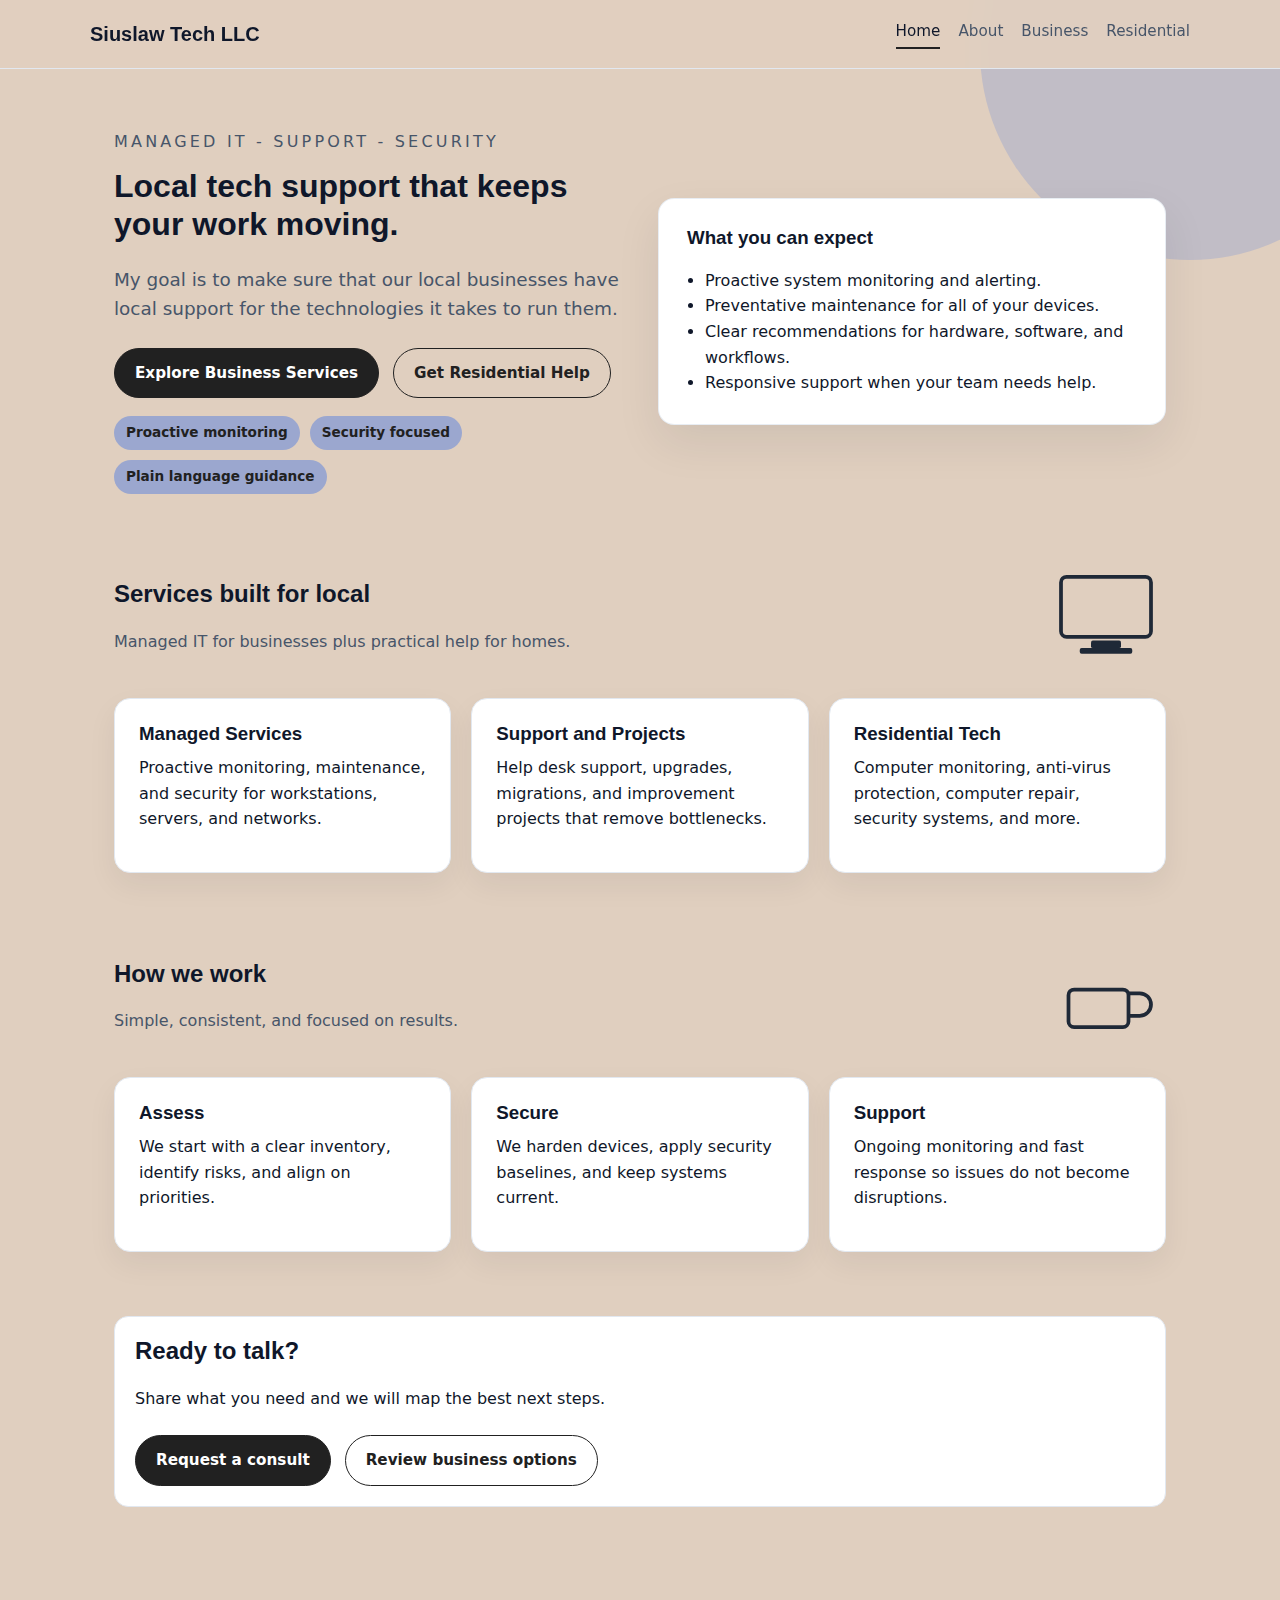
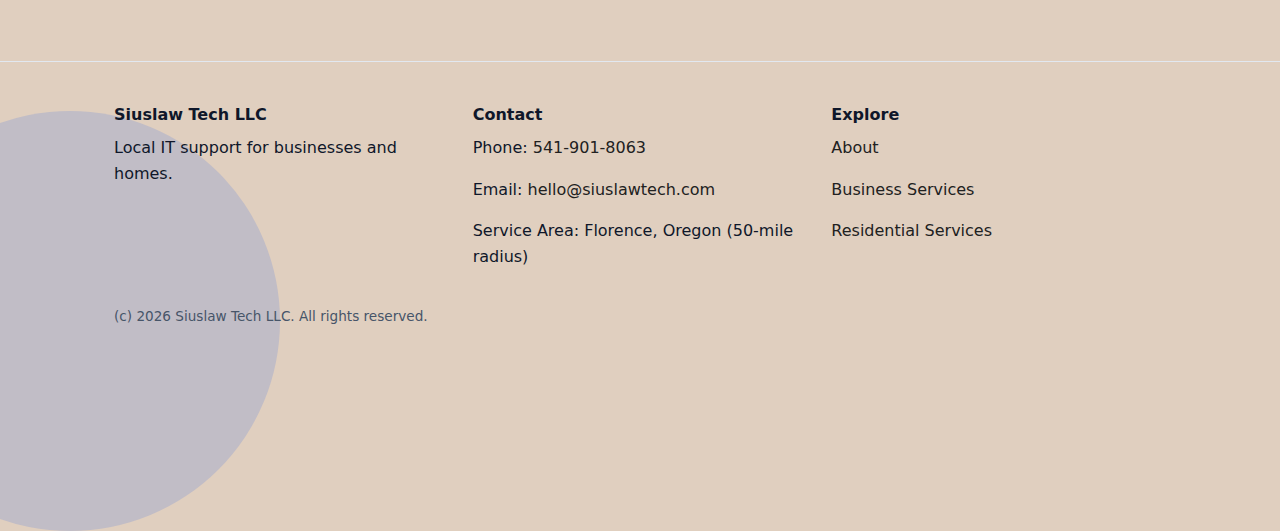
<file: index.html>
<!doctype html>
<html lang="en">
  <head>
    <meta charset="utf-8">
    <meta name="viewport" content="width=device-width, initial-scale=1">
    <title>Siuslaw Tech LLC | Home</title>
    <meta name="description" content="Siuslaw Tech LLC provides managed IT services, support, and security for local businesses and residential clients.">
    <link rel="stylesheet" href="assets/css/styles.css">
  </head>
  <body>
    <header class="site-header">
      <div class="container header-inner">
        <a class="logo" href="index.html">Siuslaw Tech LLC</a>
        <nav class="site-nav" aria-label="Primary">
          <a href="index.html" aria-current="page">Home</a>
          <a href="pages/about.html">About</a>
          <a href="pages/business.html">Business</a>
          <a href="pages/residential.html">Residential</a>
        </nav>
      </div>
    </header>

    <main id="main">
      <div class="container">
        <section class="hero reveal">
          <div>
            <p class="eyebrow">Managed IT - Support - Security</p>
            <h1>Local tech support that keeps your work moving.</h1>
            <p class="lead">My goal is to make sure that our local businesses have local support for the technologies it takes to run them.</p>
            <div class="button-row">
              <a class="btn primary" href="pages/business.html">Explore Business Services</a>
              <a class="btn" href="pages/residential.html">Get Residential Help</a>
            </div>
            <div class="pill-row" style="margin-top: 18px;">
              <span class="pill">Proactive monitoring</span>
              <span class="pill">Security focused</span>
              <span class="pill">Plain language guidance</span>
            </div>
          </div>
          <div class="hero-card">
            <h3>What you can expect</h3>
            <ul>
              <li>Proactive system monitoring and alerting.</li>
              <li>Preventative maintenance for all of your devices.</li>
              <li>Clear recommendations for hardware, software, and workflows.</li>
              <li>Responsive support when your team needs help.</li>
            </ul>
          </div>
        </section>

        <section class="section reveal">
          <div class="section-header">
            <div>
              <h2>Services built for local</h2>
              <p>Managed IT for businesses plus practical help for homes.</p>
            </div>
            <!-- Computer with code animation -->
            <div class="animations">
              <svg class="icon" viewBox="0 0 64 64" fill="none">
                <rect x="8" y="10" width="48" height="32" rx="3" stroke="#1f2937" stroke-width="2"/>
                <rect x="24" y="44" width="16" height="4" rx="1" fill="#1f2937"/>
                <rect x="18" y="48" width="28" height="3" rx="1" fill="#1f2937"/>

                <g class="code-line"><rect x="14" y="16" width="22" height="3" fill="#2563eb"/></g>
                <g class="code-line"><rect x="14" y="21" width="30" height="3" fill="#2563eb"/></g>
                <g class="code-line"><rect x="14" y="26" width="18" height="3" fill="#2563eb"/></g>
                <g class="code-line"><rect x="14" y="31" width="26" height="3" fill="#2563eb"/></g>
                <g class="code-line"><rect x="14" y="36" width="20" height="3" fill="#2563eb"/></g>
              </svg>
            </div>
          </div>
          <div class="card-grid">
            <div class="card">
              <h3>Managed Services</h3>
              <p>Proactive monitoring, maintenance, and security for workstations, servers, and networks.</p>
            </div>
            <div class="card">
              <h3>Support and Projects</h3>
              <p>Help desk support, upgrades, migrations, and improvement projects that remove bottlenecks.</p>
            </div>
            <div class="card">
              <h3>Residential Tech</h3>
              <p>Computer monitoring, anti-virus protection, computer repair, security systems, and more.</p>
            </div>
          </div>
        </section>

        <section class="section reveal">
          <div class="section-header">
            <div>
              <h2>How we work</h2>
              <p>Simple, consistent, and focused on results.</p>
            </div>
            <!-- Coffee (static cup, animated steam) -->
            <div class="animations">
              <svg class="icon" viewBox="0 0 64 64" fill="none">
                <!-- Cup -->
                <rect x="12" y="28" width="32" height="20" rx="3" stroke="#1f2937" stroke-width="2"/>
                <!-- Handle -->
                <path d="M44 30h6a6 6 0 0 1 0 12h-6" stroke="#1f2937" stroke-width="2"/>

                <!-- Steam only -->
                <g class="steam">
                  <path d="M22 22c0-4 4-4 4-8" stroke="#2563eb" stroke-width="2"/>
                  <path d="M30 22c0-4 4-4 4-8" stroke="#2563eb" stroke-width="2"/>
                  <path d="M38 22c0-4 4-4 4-8" stroke="#2563eb" stroke-width="2"/>
                </g>
              </svg>
            </div>
          </div>
          <div class="card-grid">
            <div class="card">
              <h3>Assess</h3>
              <p>We start with a clear inventory, identify risks, and align on priorities.</p>
            </div>
            <div class="card">
              <h3>Secure</h3>
              <p>We harden devices, apply security baselines, and keep systems current.</p>
            </div>
            <div class="card">
              <h3>Support</h3>
              <p>Ongoing monitoring and fast response so issues do not become disruptions.</p>
            </div>
          </div>
        </section>

        <section class="section reveal">
          <div class="callout">
            <h2>Ready to talk?</h2>
            <p>Share what you need and we will map the best next steps.</p>
            <div class="button-row">
              <a class="btn primary" href="mailto:hello@siuslawtech.com">Request a consult</a>
              <a class="btn" href="pages/business.html">Review business options</a>
            </div>
          </div>
        </section>
      </div>
    </main>

    <footer class="site-footer">
      <div class="container footer-grid">
        <div>
          <div class="footer-title">Siuslaw Tech LLC</div>
          <p>Local IT support for businesses and homes.</p>
        </div>
        <div>
          <div class="footer-title">Contact</div>
          <p>Phone: <a href="tel:+15419018063">541-901-8063</a></p>
          <p>Email: <a href="mailto:hello@siuslawtech.com">hello@siuslawtech.com</a></p>
          <p>Service Area: Florence, Oregon (50-mile radius)</p>
        </div>
        <div>
          <div class="footer-title">Explore</div>
          <p><a href="pages/about.html">About</a></p>
          <p><a href="pages/business.html">Business Services</a></p>
          <p><a href="pages/residential.html">Residential Services</a></p>
        </div>
      </div>
      <div class="container fineprint">(c) 2026 Siuslaw Tech LLC. All rights reserved.</div>
    </footer>

    <script src="assets/js/main.js"></script>
  </body>
</html>
</file>
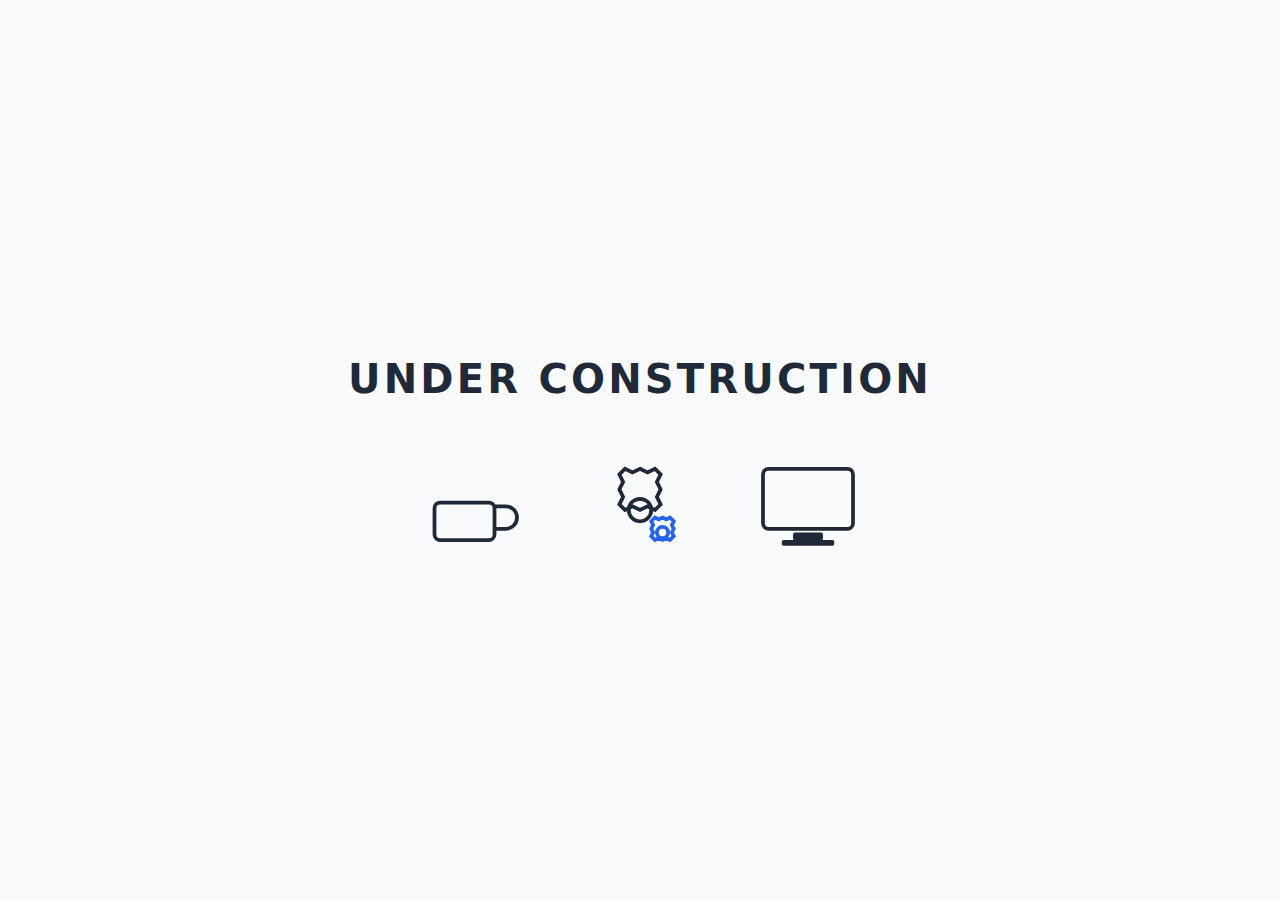
<file: temp.html>
<!DOCTYPE html>
<html lang="en">
<head>
  <meta charset="UTF-8" />
  <meta name="viewport" content="width=device-width, initial-scale=1.0" />
  <title>Playful Tech LLC — Under Construction</title>

  <style>
    :root {
      --fg: #1f2937;
      --muted: #6b7280;
      --accent: #2563eb;
      --bg: #f9fafb;
    }

    * {
      box-sizing: border-box;
    }

    body {
      margin: 0;
      min-height: 100vh;
      font-family: system-ui, -apple-system, BlinkMacSystemFont, "Segoe UI",
        Roboto, Ubuntu, Cantarell, sans-serif;
      background: var(--bg);
      color: var(--fg);
      display: flex;
      align-items: center;
      justify-content: center;
      padding: 2rem;
    }

    .container {
      max-width: 900px;
      width: 100%;
      text-align: center;
    }

    h1 {
      margin-bottom: 3rem;
      font-size: clamp(1.5rem, 4vw, 2.5rem);
      letter-spacing: 0.08em;
      text-transform: uppercase;
    }

    .animations {
      display: flex;
      gap: 3rem;
      justify-content: center;
      align-items: center;
      flex-wrap: wrap;
    }

    .icon {
      width: 120px;
      height: 120px;
    }

    /* =====================
       Coffee steam only
       ===================== */
    .steam path {
      animation: steam 2.5s ease-in-out infinite;
      opacity: 0;
    }

    .steam path:nth-child(1) { animation-delay: 0s; }
    .steam path:nth-child(2) { animation-delay: 0.4s; }
    .steam path:nth-child(3) { animation-delay: 0.8s; }

    @keyframes steam {
      0% {
        transform: translateY(6px);
        opacity: 0;
      }
      30% {
        opacity: 0.6;
      }
      100% {
        transform: translateY(-16px);
        opacity: 0;
      }
    }

    /* =====================
       Gears (true gears)
       ===================== */
    .gear {
      transform-origin: center;
      animation: spin 5s linear infinite;
    }

    .gear.reverse {
      animation-direction: reverse;
      animation-duration: 4s;
    }

    @keyframes spin {
      to {
        transform: rotate(360deg);
      }
    }

    /* =====================
       Code animation
       ===================== */
    .code-line {
      animation: code 2.2s linear infinite;
      opacity: 0;
    }

    .code-line:nth-child(1) { animation-delay: 0s; }
    .code-line:nth-child(2) { animation-delay: 0.3s; }
    .code-line:nth-child(3) { animation-delay: 0.6s; }
    .code-line:nth-child(4) { animation-delay: 0.9s; }
    .code-line:nth-child(5) { animation-delay: 1.2s; }

    @keyframes code {
      0% {
        transform: translateX(-8px);
        opacity: 0;
      }
      25% {
        opacity: 1;
      }
      100% {
        transform: translateX(8px);
        opacity: 0;
      }
    }

    @media (max-width: 600px) {
      .icon {
        width: 100px;
        height: 100px;
      }
    }
  </style>
</head>

<body>
  <div class="container">
    <h1>Under Construction</h1>

    <div class="animations">

      <!-- Coffee (static cup, animated steam) -->
      <svg class="icon" viewBox="0 0 64 64" fill="none">
        <!-- Cup -->
        <rect x="12" y="28" width="32" height="20" rx="3" stroke="#1f2937" stroke-width="2"/>
        <!-- Handle -->
        <path d="M44 30h6a6 6 0 0 1 0 12h-6" stroke="#1f2937" stroke-width="2"/>

        <!-- Steam only -->
        <g class="steam">
          <path d="M22 22c0-4 4-4 4-8" stroke="#2563eb" stroke-width="2"/>
          <path d="M30 22c0-4 4-4 4-8" stroke="#2563eb" stroke-width="2"/>
          <path d="M38 22c0-4 4-4 4-8" stroke="#2563eb" stroke-width="2"/>
        </g>
      </svg>

      <!-- Mechanical gears -->
      <svg class="icon" viewBox="0 0 64 64" fill="none">
        <!-- Large gear -->
        <g class="gear">
          <path
            d="M32 10
               l4 2 4-2 3 3-2 4 2 4-2 4 2 4-3 3-4-2-4 2-4-2-4 2-3-3 2-4-2-4 2-4-2-4 3-3 4 2z"
            stroke="#1f2937"
            stroke-width="2"
            fill="none"
          />
          <circle cx="32" cy="32" r="6" stroke="#1f2937" stroke-width="2"/>
        </g>

        <!-- Small gear -->
        <g class="gear reverse" transform="translate(44 44)">
          <path
            d="M0 -8
               l2 1 2-1 2 2-1 2 1 2-1 2 1 2-2 2-2-1-2 1-2-1-2 1-2-2 1-2-1-2 1-2-1-2 2-2 2 1z"
            stroke="#2563eb"
            stroke-width="2"
            fill="none"
          />
          <circle cx="0" cy="0" r="3" stroke="#2563eb" stroke-width="2"/>
        </g>
      </svg>

      <!-- Computer with more code -->
      <svg class="icon" viewBox="0 0 64 64" fill="none">
        <rect x="8" y="10" width="48" height="32" rx="3" stroke="#1f2937" stroke-width="2"/>
        <rect x="24" y="44" width="16" height="4" rx="1" fill="#1f2937"/>
        <rect x="18" y="48" width="28" height="3" rx="1" fill="#1f2937"/>

        <g class="code-line"><rect x="14" y="16" width="22" height="3" fill="#2563eb"/></g>
        <g class="code-line"><rect x="14" y="21" width="30" height="3" fill="#2563eb"/></g>
        <g class="code-line"><rect x="14" y="26" width="18" height="3" fill="#2563eb"/></g>
        <g class="code-line"><rect x="14" y="31" width="26" height="3" fill="#2563eb"/></g>
        <g class="code-line"><rect x="14" y="36" width="20" height="3" fill="#2563eb"/></g>
      </svg>

    </div>
  </div>
</body>
</html>
</file>
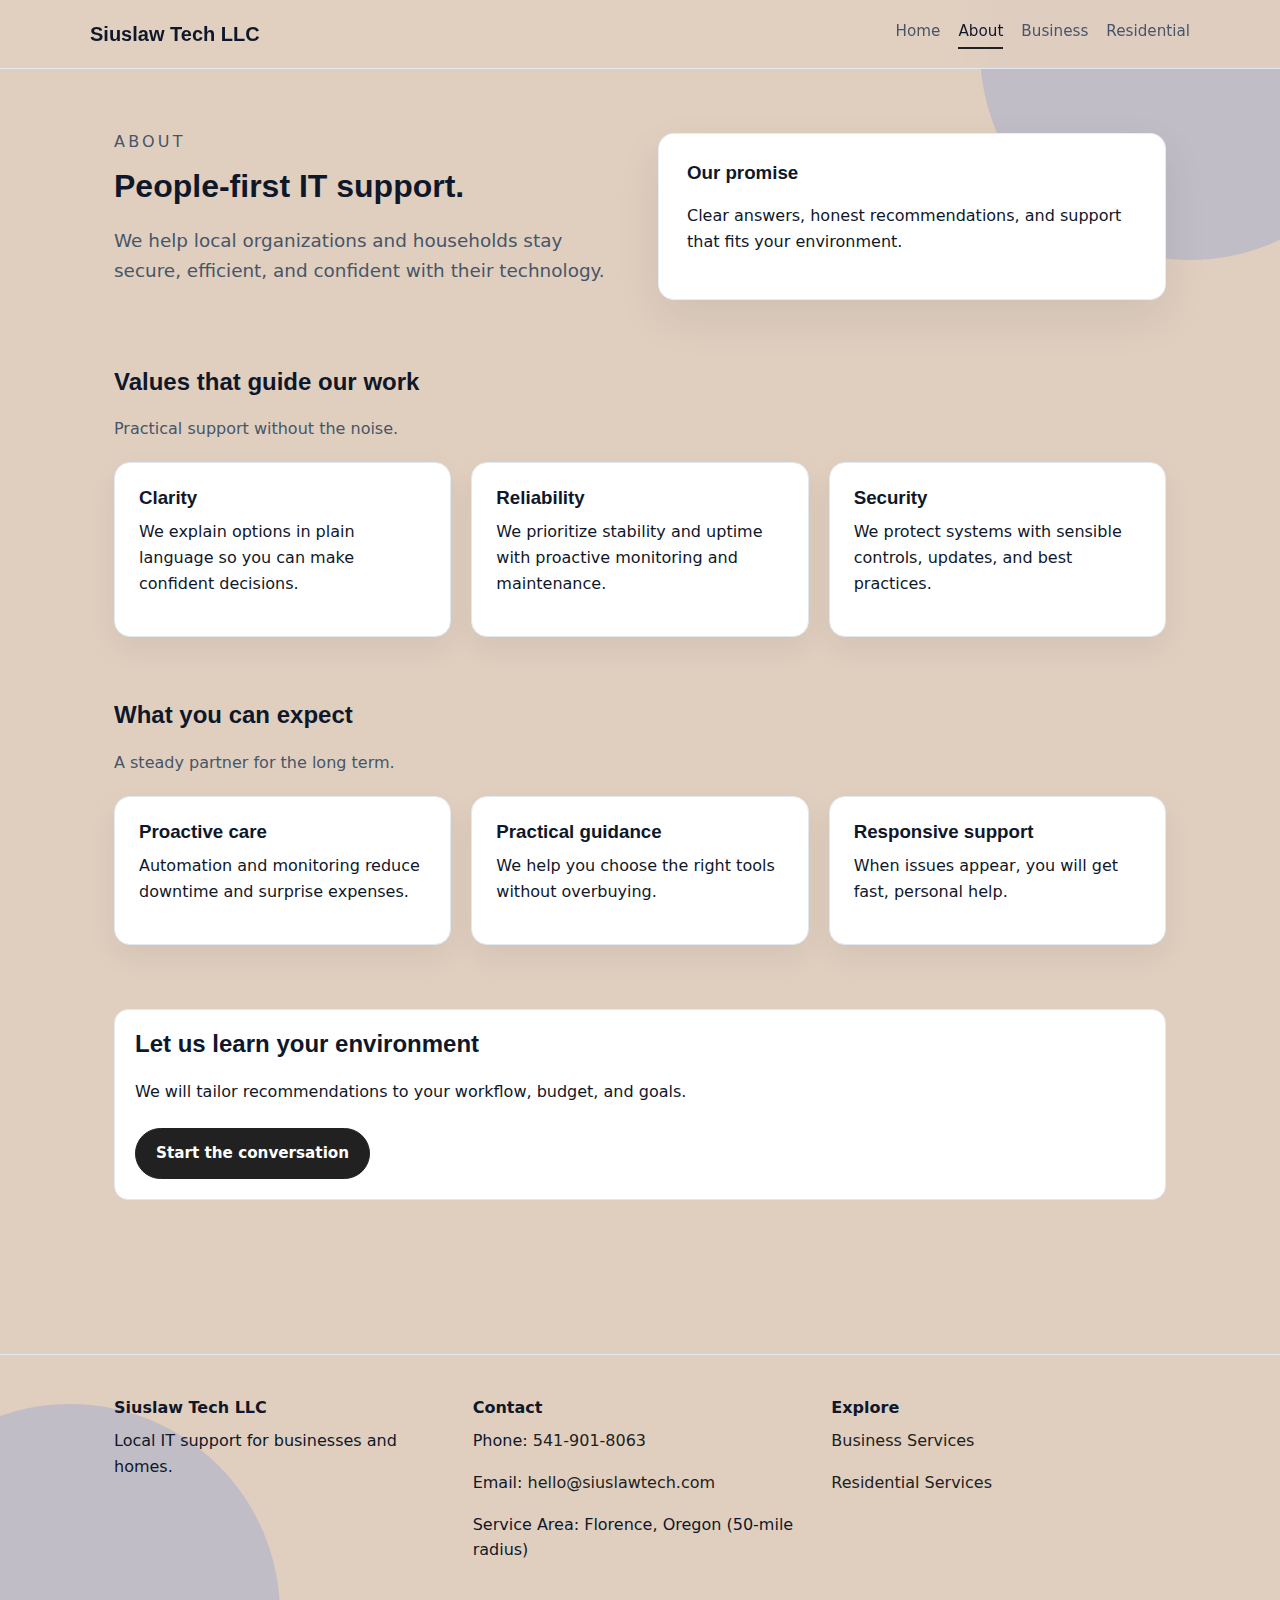
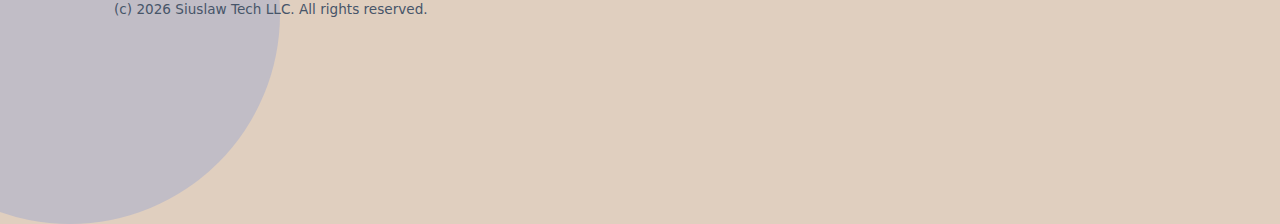
<file: pages/about.html>
<!doctype html>
<html lang="en">
  <head>
    <meta charset="utf-8">
    <meta name="viewport" content="width=device-width, initial-scale=1">
    <title>Siuslaw Tech LLC | About</title>
    <meta name="description" content="Learn about Siuslaw Tech LLC, our values, and our commitment to local IT support.">
    <link rel="stylesheet" href="../assets/css/styles.css">
  </head>
  <body>
    <header class="site-header">
      <div class="container header-inner">
        <a class="logo" href="../index.html">Siuslaw Tech LLC</a>
        <nav class="site-nav" aria-label="Primary">
          <a href="../index.html">Home</a>
          <a href="/about.html" aria-current="page">About</a>
          <a href="business.html">Business</a>
          <a href="residential.html">Residential</a>
        </nav>
      </div>
    </header>

    <main id="main">
      <div class="container">
        <section class="hero reveal">
          <div>
            <p class="eyebrow">About</p>
            <h1>People-first IT support.</h1>
            <p class="lead">We help local organizations and households stay secure, efficient, and confident with their technology.</p>
          </div>
          <div class="hero-card">
            <h3>Our promise</h3>
            <p>Clear answers, honest recommendations, and support that fits your environment.</p>
          </div>
        </section>

        <section class="section reveal">
          <div class="section-header">
            <div>
              <h2>Values that guide our work</h2>
              <p>Practical support without the noise.</p>
            </div>
          </div>
          <div class="card-grid">
            <div class="card">
              <h3>Clarity</h3>
              <p>We explain options in plain language so you can make confident decisions.</p>
            </div>
            <div class="card">
              <h3>Reliability</h3>
              <p>We prioritize stability and uptime with proactive monitoring and maintenance.</p>
            </div>
            <div class="card">
              <h3>Security</h3>
              <p>We protect systems with sensible controls, updates, and best practices.</p>
            </div>
          </div>
        </section>

        <section class="section reveal">
          <div class="section-header">
            <div>
              <h2>What you can expect</h2>
              <p>A steady partner for the long term.</p>
            </div>
          </div>
          <div class="card-grid">
            <div class="card">
              <h3>Proactive care</h3>
              <p>Automation and monitoring reduce downtime and surprise expenses.</p>
            </div>
            <div class="card">
              <h3>Practical guidance</h3>
              <p>We help you choose the right tools without overbuying.</p>
            </div>
            <div class="card">
              <h3>Responsive support</h3>
              <p>When issues appear, you will get fast, personal help.</p>
            </div>
          </div>
        </section>

        <section class="section reveal">
          <div class="callout">
            <h2>Let us learn your environment</h2>
            <p>We will tailor recommendations to your workflow, budget, and goals.</p>
            <div class="button-row">
              <a class="btn primary" href="mailto:hello@siuslawtech.com">Start the conversation</a>
            </div>
          </div>
        </section>
      </div>
    </main>

    <footer class="site-footer">
      <div class="container footer-grid">
        <div>
          <div class="footer-title">Siuslaw Tech LLC</div>
          <p>Local IT support for businesses and homes.</p>
        </div>
        <div>
          <div class="footer-title">Contact</div>
          <p>Phone: <a href="tel:+15419018063">541-901-8063</a></p>
          <p>Email: <a href="mailto:hello@siuslawtech.com">hello@siuslawtech.com</a></p>
          <p>Service Area: Florence, Oregon (50-mile radius)</p>
        </div>
        <div>
          <div class="footer-title">Explore</div>
          <p><a href="business.html">Business Services</a></p>
          <p><a href="residential.html">Residential Services</a></p>
        </div>
      </div>
      <div class="container fineprint">(c) 2026 Siuslaw Tech LLC. All rights reserved.</div>
    </footer>

    <script src="../assets/js/main.js"></script>
  </body>
</html>
</file>
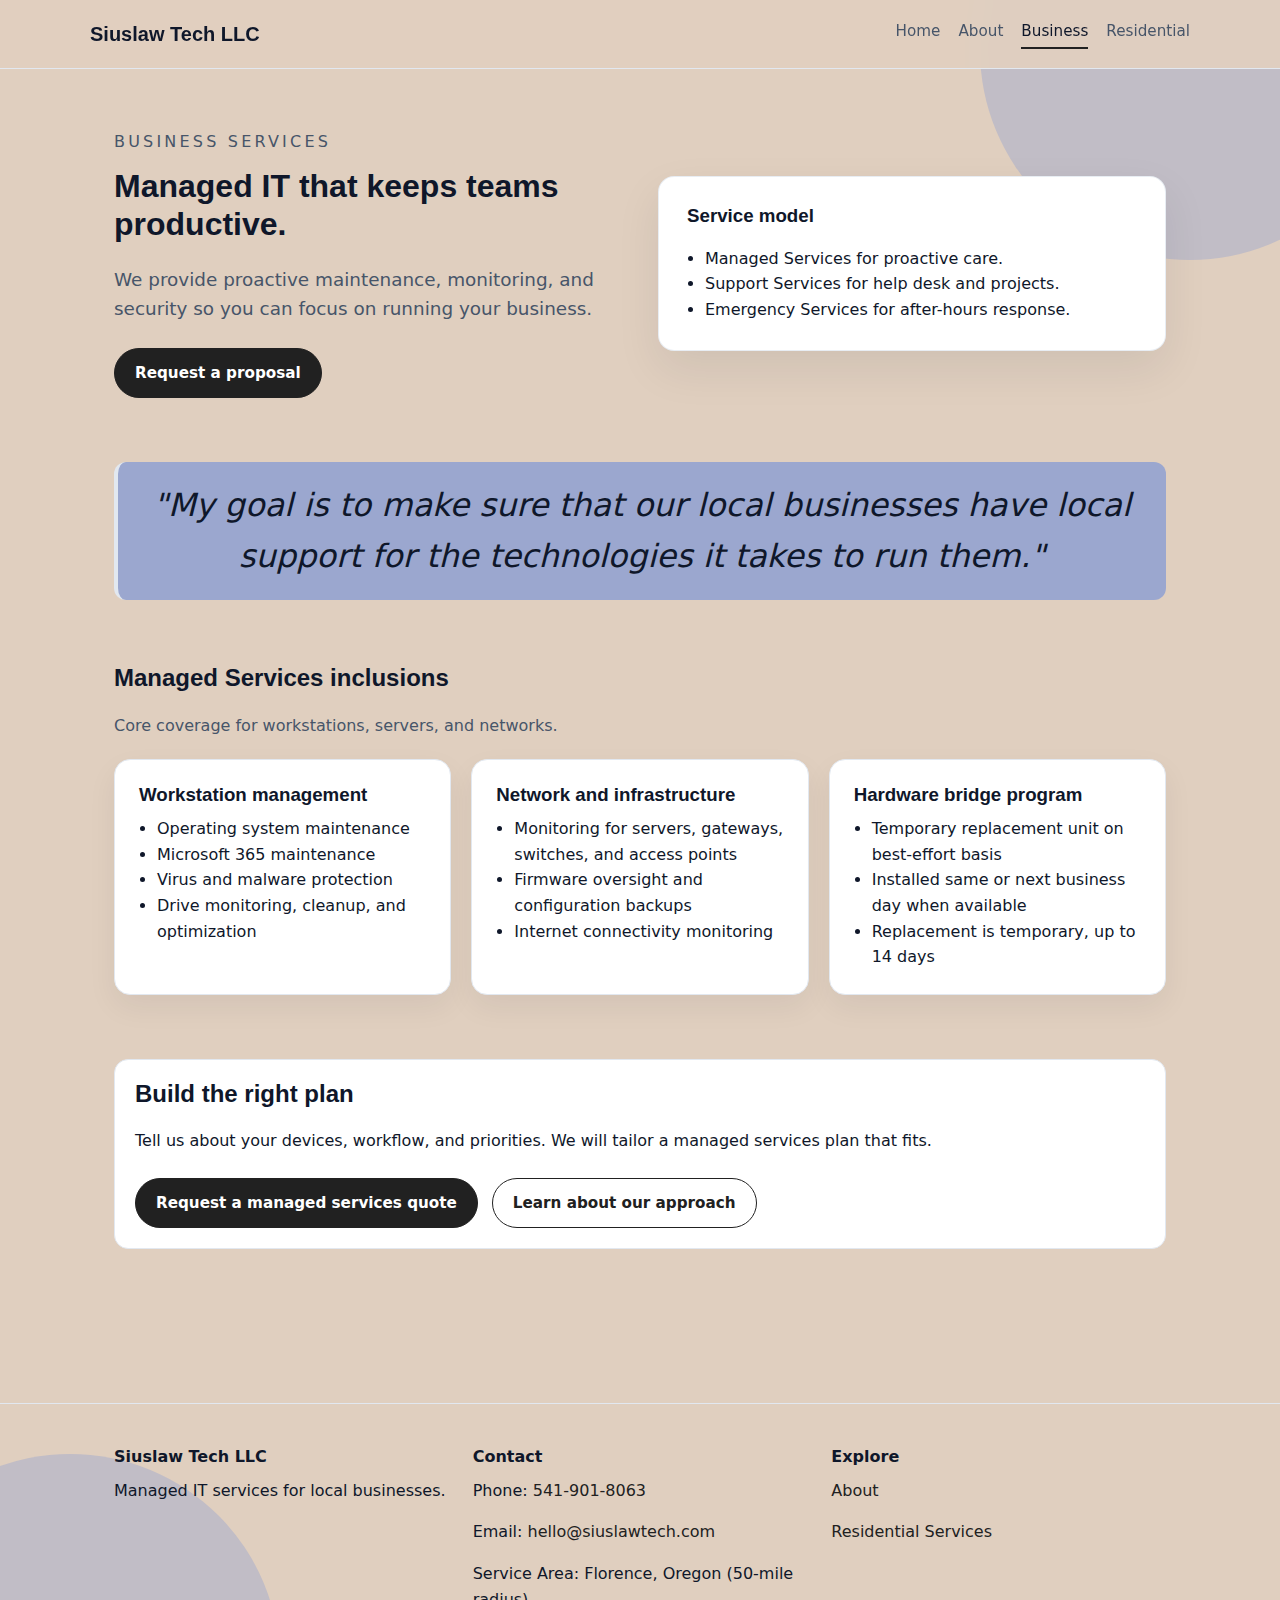
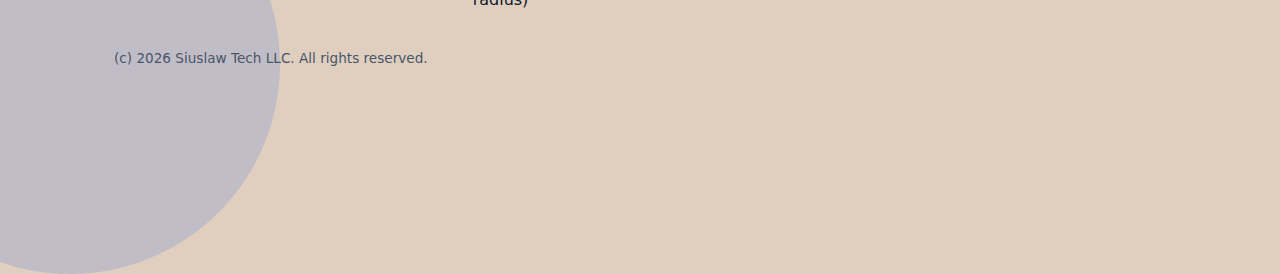
<file: pages/business.html>
<!doctype html>
<html lang="en">
  <head>
    <meta charset="utf-8">
    <meta name="viewport" content="width=device-width, initial-scale=1">
    <title>Siuslaw Tech LLC | Business Services</title>
    <meta name="description" content="Managed IT services, support tiers, and pricing for local businesses.">
    <link rel="stylesheet" href="../assets/css/styles.css">
  </head>
  <body>
    <header class="site-header">
      <div class="container header-inner">
        <a class="logo" href="../index.html">Siuslaw Tech LLC</a>
        <nav class="site-nav" aria-label="Primary">
          <a href="../index.html">Home</a>
          <a href="about.html">About</a>
          <a href="business.html" aria-current="page">Business</a>
          <a href="residential.html">Residential</a>
        </nav>
      </div>
    </header>

    <main id="main">
      <div class="container">
        <section class="hero reveal">
          <div>
            <p class="eyebrow">Business Services</p>
            <h1>Managed IT that keeps teams productive.</h1>
            <p class="lead">We provide proactive maintenance, monitoring, and security so you can focus on running your business.</p>
            <div class="button-row">
              <a class="btn primary" href="mailto:hello@siuslawtech.com">Request a proposal</a>
            </div>
          </div>
          <div class="hero-card">
            <h3>Service model</h3>
            <ul>
              <li>Managed Services for proactive care.</li>
              <li>Support Services for help desk and projects.</li>
              <li>Emergency Services for after-hours response.</li>
            </ul>
          </div>
        </section>

        <section class="section reveal">
          <div class="tagline">
            "My goal is to make sure that our local businesses have local support for the technologies it takes to run them."
          </div>
        </section>

        <section class="section reveal">
          <div class="section-header">
            <div>
              <h2>Managed Services inclusions</h2>
              <p>Core coverage for workstations, servers, and networks.</p>
            </div>
          </div>
          <div class="card-grid">
            <div class="card">
              <h3>Workstation management</h3>
              <ul class="checklist">
                <li>Operating system maintenance</li>
                <li>Microsoft 365 maintenance</li>
                <li>Virus and malware protection</li>
                <li>Drive monitoring, cleanup, and optimization</li>
              </ul>
            </div>
            <div class="card">
              <h3>Network and infrastructure</h3>
              <ul class="checklist">
                <li>Monitoring for servers, gateways, switches, and access points</li>
                <li>Firmware oversight and configuration backups</li>
                <li>Internet connectivity monitoring</li>
              </ul>
            </div>
            <div class="card">
              <h3>Hardware bridge program</h3>
              <ul class="checklist">
                <li>Temporary replacement unit on best-effort basis</li>
                <li>Installed same or next business day when available</li>
                <li>Replacement is temporary, up to 14 days</li>
              </ul>
            </div>
          </div>
        </section>

        <!-- <section class="section reveal">
          <div class="section-header">
            <div>
              <h2>Managed services pricing and support tiers</h2>
              <p>Based on the managed services agreement.</p>
            </div>
          </div>
          <div class="table-wrap">
            <table class="pricing-table">
              <thead>
                <tr>
                  <th>Service item</th>
                  <th>No Support Block</th>
                  <th>Standard Support Block</th>
                  <th>Premium Support Block</th>
                </tr>
              </thead>
              <tbody>
                <tr>
                  <td>Managed Services</td>
                  <td>
                    Based on number of workstations and servers
                  </td>
                  <td>
                    Based on number of workstations and servers
                  </td>
                  <td>
                    Based on number of workstations and servers
                  </td>
                </tr>
                <tr>
                  <td>Help desk support rate</td>
                  <td>$120/hour</td>
                  <td>$110/hour</td>
                  <td>$100/hour</td>
                </tr>
                <tr>
                  <td>Emergency services rate</td>
                  <td>$250/hour</td>
                  <td>$225/hour</td>
                  <td>$200/hour</td>
                </tr>
                <tr>
                  <td>Proactive IT projects</td>
                  <td>✖</td>
                  <td>✖</td>
                  <td>✔</td>
                </tr>
              </tbody>
            </table>
          </div>
          <p class="lead" style="margin-top: 18px;">Support block hours are scoped per client. Standard tier hours expire monthly. Premium tier unused hours can be applied to proactive IT projects.</p>
        </section>

        <section class="section reveal">
          <div class="card-grid">
            <div class="card">
              <h3>Optional add-ons</h3>
              <p>Cloud backup services are available for an additional $20/month per device.</p>
            </div>
            <div class="card">
              <h3>Managed services exclusions</h3>
              <ul class="checklist">
                <li>End-user help desk support</li>
                <li>Software training</li>
                <li>New hardware installation</li>
                <li>Projects, migrations, major configuration changes</li>
                <li>After-hours or emergency response</li>
              </ul>
            </div>
          </div>
        </section> -->

        <section class="section reveal">
          <div class="callout">
            <h2>Build the right plan</h2>
            <p>Tell us about your devices, workflow, and priorities. We will tailor a managed services plan that fits.</p>
            <div class="button-row">
              <a class="btn primary" href="mailto:hello@siuslawtech.com">Request a managed services quote</a>
              <a class="btn" href="about.html">Learn about our approach</a>
            </div>
          </div>
        </section>
      </div>
    </main>

    <footer class="site-footer">
      <div class="container footer-grid">
        <div>
          <div class="footer-title">Siuslaw Tech LLC</div>
          <p>Managed IT services for local businesses.</p>
        </div>
        <div>
          <div class="footer-title">Contact</div>
          <p>Phone: <a href="tel:+15419018063">541-901-8063</a></p>
          <p>Email: <a href="mailto:hello@siuslawtech.com">hello@siuslawtech.com</a></p>
          <p>Service Area: Florence, Oregon (50-mile radius)</p>
        </div>
        <div>
          <div class="footer-title">Explore</div>
          <p><a href="about.html">About</a></p>
          <p><a href="residential.html">Residential Services</a></p>
        </div>
      </div>
      <div class="container fineprint">(c) 2026 Siuslaw Tech LLC. All rights reserved.</div>
    </footer>

    <script src="../assets/js/main.js"></script>
  </body>
</html>
</file>
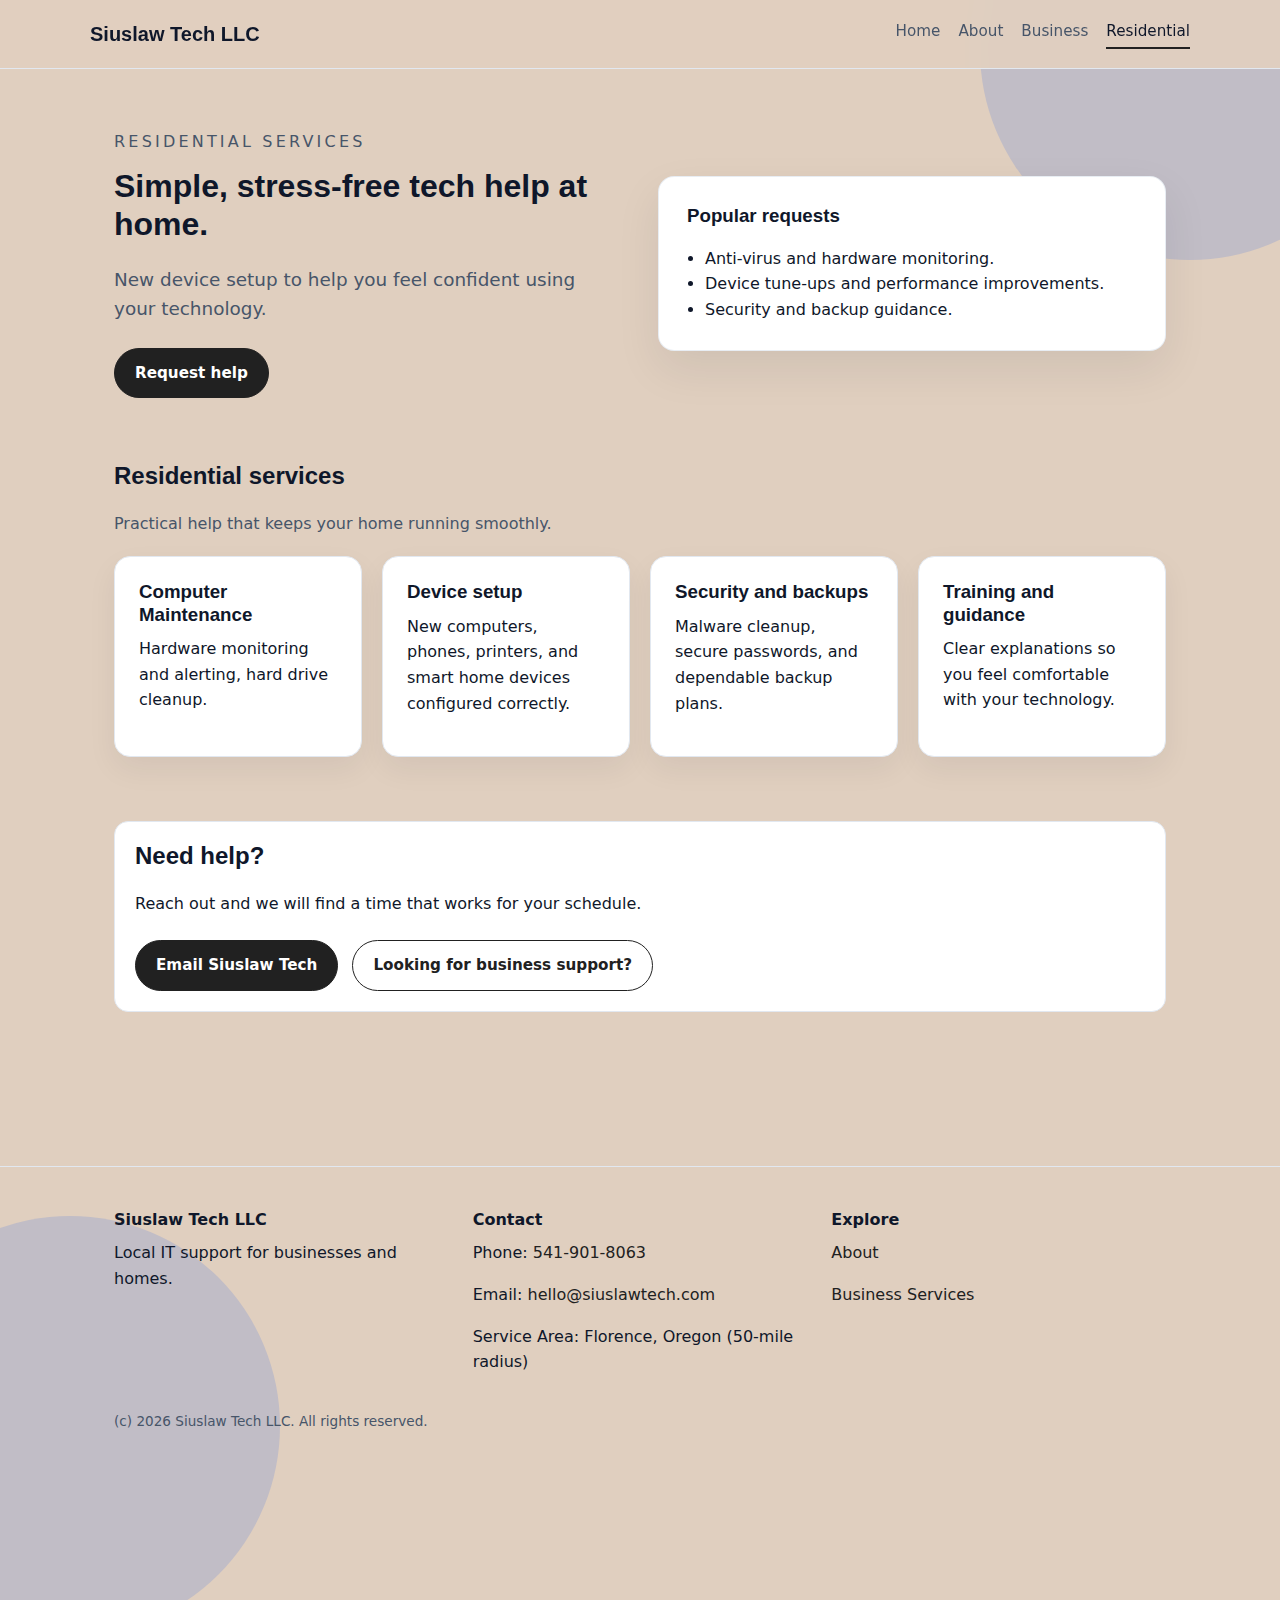
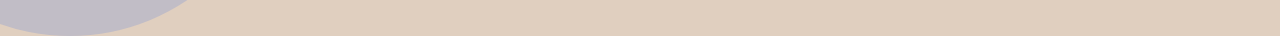
<file: pages/residential.html>
<!doctype html>
<html lang="en">
  <head>
    <meta charset="utf-8">
    <meta name="viewport" content="width=device-width, initial-scale=1">
    <title>Siuslaw Tech LLC | Residential</title>
    <meta name="description" content="Friendly residential tech support, Wi-Fi help, security, and device tune-ups.">
    <link rel="stylesheet" href="../assets/css/styles.css">
  </head>
  <body>
    <header class="site-header">
      <div class="container header-inner">
        <a class="logo" href="../index.html">Siuslaw Tech LLC</a>
        <nav class="site-nav" aria-label="Primary">
          <a href="../index.html">Home</a>
          <a href="about.html">About</a>
          <a href="business.html">Business</a>
          <a href="residential.html" aria-current="page">Residential</a>
        </nav>
      </div>
    </header>

    <main id="main">
      <div class="container">
        <section class="hero reveal">
          <div>
            <p class="eyebrow">Residential Services</p>
            <h1>Simple, stress-free tech help at home.</h1>
            <p class="lead">New device setup to help you feel confident using your technology.</p>
            <div class="button-row">
              <a class="btn primary" href="mailto:support@siuslawtech.com">Request help</a>
            </div>
          </div>
          <div class="hero-card">
            <h3>Popular requests</h3>
            <ul>
              <li>Anti-virus and hardware monitoring.</li>
              <li>Device tune-ups and performance improvements.</li>
              <li>Security and backup guidance.</li>
            </ul>
          </div>
        </section>

        <section class="section reveal">
          <div class="section-header">
            <div>
              <h2>Residential services</h2>
              <p>Practical help that keeps your home running smoothly.</p>
            </div>
          </div>
          <div class="card-grid">
            <div class="card">
              <h3>Computer Maintenance</h3>
              <p>Hardware monitoring and alerting, hard drive cleanup.</p>
            </div>
            <div class="card">
              <h3>Device setup</h3>
              <p>New computers, phones, printers, and smart home devices configured correctly.</p>
            </div>
            <div class="card">
              <h3>Security and backups</h3>
              <p>Malware cleanup, secure passwords, and dependable backup plans.</p>
            </div>
            <div class="card">
              <h3>Training and guidance</h3>
              <p>Clear explanations so you feel comfortable with your technology.</p>
            </div>
          </div>
        </section>

        <section class="section reveal">
          <div class="callout">
            <h2>Need help?</h2>
            <p>Reach out and we will find a time that works for your schedule.</p>
            <div class="button-row">
              <a class="btn primary" href="mailto:support@siuslawtech.com">Email Siuslaw Tech</a>
              <a class="btn" href="business.html">Looking for business support?</a>
            </div>
          </div>
        </section>
      </div>
    </main>

    <footer class="site-footer">
      <div class="container footer-grid">
        <div>
          <div class="footer-title">Siuslaw Tech LLC</div>
          <p>Local IT support for businesses and homes.</p>
        </div>
        <div>
          <div class="footer-title">Contact</div>
          <p>Phone: <a href="tel:+15419018063">541-901-8063</a></p>
          <p>Email: <a href="mailto:hello@siuslawtech.com">hello@siuslawtech.com</a></p>
          <p>Service Area: Florence, Oregon (50-mile radius)</p>
        </div>
        <div>
          <div class="footer-title">Explore</div>
          <p><a href="about.html">About</a></p>
          <p><a href="business.html">Business Services</a></p>
        </div>
      </div>
      <div class="container fineprint">(c) 2026 Siuslaw Tech LLC. All rights reserved.</div>
    </footer>

    <script src="../assets/js/main.js"></script>
  </body>
</html>
</file>
<file: assets/css/styles.css>
:root {
  --bg: #e0cfbf;
  --ink: #0f172a;
  --muted: #475569;
  --accent: #212121;
  --accent-strong: #212121;
  --card: #ffffff;
  --border: #e2e8f0;
  --shadow: 0 18px 45px rgba(15, 23, 42, 0.08);
  --radius: 16px;
  --max: 1100px;
}

* {
  box-sizing: border-box;
}

html {
  font-size: 16px;
  scroll-behavior: smooth;
}

body {
  margin: 0;
  font-family: system-ui, -apple-system, BlinkMacSystemFont, "Segoe UI", Roboto, Ubuntu, Cantarell, sans-serif;
  color: var(--ink);
  background: var(--bg);
  line-height: 1.6;
  min-height: 100%;
  position: relative;
  overflow-x: hidden;
}

body::before,
body::after {
  content: "";
  position: absolute;
  width: 420px;
  height: 420px;
  border-radius: 50%;
  background: #2564eb2a;
  filter: blur(0px);
  z-index: -1;
}

body::before {
  top: -160px;
  right: -120px;
}

body::after {
  bottom: -180px;
  left: -140px;
  background: #2564eb2a;
}

img {
  max-width: 100%;
  display: block;
}

a {
  color: var(--accent);
  text-decoration: none;
}

a:hover {
  color: var(--accent-strong);
}

h1, h2, h3, h4 {
  font-family: "Sora", "Trebuchet MS", sans-serif;
  line-height: 1.2;
  margin-top: 0;
}

p {
  margin-top: 0;
}

.container {
  max-width: var(--max);
  margin: 0 auto;
  padding: 0 24px;
}

.skip-link {
  position: absolute;
  left: -999px;
  top: 12px;
  background: var(--ink);
  color: #ffffff;
  padding: 8px 12px;
  border-radius: 8px;
  z-index: 1000;
}

.skip-link:focus {
  left: 24px;
}

.site-header {
  position: sticky;
  top: 0;
  z-index: 100;
  background: var(--bg);
  background: color-mix(in srgb, var(--bg) 94%, transparent);
  border-bottom: 1px solid var(--border);
  backdrop-filter: blur(8px);
}

.header-inner {
  display: flex;
  align-items: center;
  justify-content: space-between;
  padding: 18px 0;
  gap: 20px;
}

.logo {
  font-family: "Sora", "Trebuchet MS", sans-serif;
  font-size: 1.25rem;
  font-weight: 700;
  color: var(--ink);
}

.site-nav {
  display: flex;
  gap: 18px;
  flex-wrap: wrap;
}

.site-nav a {
  font-size: 0.95rem;
  color: var(--muted);
  padding-bottom: 4px;
  border-bottom: 2px solid transparent;
}

.site-nav a[aria-current="page"] {
  color: var(--ink);
  border-bottom-color: var(--accent);
}

main {
  padding: 60px 0 90px;
}

.hero {
  display: grid;
  grid-template-columns: repeat(auto-fit, minmax(260px, 1fr));
  gap: 36px;
  align-items: center;
  margin-bottom: 64px;
}

.eyebrow {
  text-transform: uppercase;
  letter-spacing: 0.2em;
  font-size: 1rem;
  color: var(--muted);
  margin-bottom: 12px;
}

.lead {
  font-size: 1.15rem;
  color: var(--muted);
}

.hero-card {
  background: var(--card);
  padding: 28px;
  border-radius: var(--radius);
  box-shadow: var(--shadow);
  border: 1px solid rgba(226, 232, 240, 0.8);
}

.hero-card ul {
  padding-left: 18px;
  margin: 0;
}

.button-row {
  display: flex;
  gap: 14px;
  flex-wrap: wrap;
  margin-top: 24px;
}

.btn {
  display: inline-flex;
  align-items: center;
  justify-content: center;
  padding: 12px 20px;
  border-radius: 999px;
  border: 1px solid var(--accent);
  color: var(--accent);
  font-weight: 600;
  font-size: 0.95rem;
  transition: transform 0.2s ease, box-shadow 0.2s ease;
}

.btn.primary {
  background: var(--accent);
  color: #ffffff;
  border-color: var(--accent);
}

.btn:hover {
  transform: translateY(-1px);
  box-shadow: 0 10px 20px rgba(15, 118, 110, 0.15);
}

.section {
  margin-bottom: 64px;
}

.section-header {
  display: flex;
  align-items: center;
  justify-content: space-between;
  gap: 20px;
  margin-bottom: 20px;
}

.section-header p {
  color: var(--muted);
  margin-bottom: 0;
}

.card-grid {
  display: grid;
  grid-template-columns: repeat(auto-fit, minmax(220px, 1fr));
  gap: 20px;
}

.card {
  background: var(--card);
  border-radius: var(--radius);
  padding: 24px;
  border: 1px solid var(--border);
  box-shadow: 0 12px 30px rgba(15, 23, 42, 0.06);
}

.card h3 {
  margin-bottom: 10px;
}

.tagline {
  background: #2564eb5e;
  border-left: 4px solid var(--border);
  padding: 18px 20px;
  border-radius: 12px;
  font-style: italic;
  color: var(--ink);
  font-size: 2rem;
  text-align: center;
}

.pill-row {
  display: flex;
  flex-wrap: wrap;
  gap: 10px;
}

.pill {
  background: #2564eb5e;
  color: var(--accent-strong);
  padding: 6px 12px;
  border-radius: 999px;
  font-size: 0.85rem;
  font-weight: 600;
}

.table-wrap {
  overflow-x: auto;
  border-radius: var(--radius);
  border: 1px solid var(--border);
  background: var(--card);
  box-shadow: 0 12px 30px rgba(15, 23, 42, 0.05);
}

.pricing-table {
  width: 100%;
  border-collapse: collapse;
  min-width: 600px;
}

.pricing-table th,
.pricing-table td {
  padding: 16px 18px;
  text-align: left;
  border-bottom: 1px solid var(--border);
  vertical-align: top;
}

.pricing-table thead th {
  font-size: 0.95rem;
}

.pricing-table tr:last-child td {
  border-bottom: none;
}

.table-sub {
  display: block;
  color: var(--muted);
  font-size: 0.9rem;
  margin-top: 4px;
}

.checklist {
  padding-left: 18px;
  margin: 0;
}

.callout {
  background: #ffffff;
  border: 1px solid var(--border);
  padding: 20px;
  border-radius: 14px;
}

.site-footer {
  border-top: 1px solid var(--border);
  padding: 40px 0 24px;
}

.footer-grid {
  display: grid;
  grid-template-columns: repeat(auto-fit, minmax(200px, 1fr));
  gap: 24px;
  margin-bottom: 20px;
}

.footer-title {
  font-weight: 700;
  margin-bottom: 8px;
}

.fineprint {
  font-size: 0.85rem;
  color: var(--muted);
}

.reveal {
  opacity: 1;
  transform: translateY(0);
}

.js .reveal {
  opacity: 0;
  transform: translateY(8px);
}

.js body.loaded .reveal {
  opacity: 1;
  transform: translateY(0);
  transition: opacity 0.5s ease, transform 0.5s ease;
}

.animations {
  display: flex;
  gap: 3rem;
  justify-content: center;
  align-items: center;
  flex-wrap: wrap;
  align-self: center;
}

.icon {
  width: 120px;
  height: 120px;
}

/* =====================
  Code animation
  ===================== */
.code-line {
animation: code 2.2s linear infinite;
opacity: 0;
transform-box: fill-box;
transform-origin: left center;
}

.code-line:nth-of-type(1) { animation-delay: 0s; }
.code-line:nth-of-type(2) { animation-delay: 0.3s; }
.code-line:nth-of-type(3) { animation-delay: 0.6s; }
.code-line:nth-of-type(4) { animation-delay: 0.9s; }
.code-line:nth-of-type(5) { animation-delay: 1.2s; }

@keyframes code {
  0% {
    transform: translateX(-8px);
    opacity: 0;
  }
  25% {
    opacity: 1;
  }
  100% {
    transform: translateX(8px);
    opacity: 0;
  }}

  @media (max-width: 600px) {
  .icon {
    width: 100px;
    height: 100px;
  }
}

/* =====================
  Coffee steam
  ===================== */
.steam path {
animation: steam 2.5s ease-in-out infinite;
opacity: 0;
}

.steam path:nth-child(1) { animation-delay: 0s; }
.steam path:nth-child(2) { animation-delay: 0.4s; }
.steam path:nth-child(3) { animation-delay: 0.8s; }

@keyframes steam {
  0% {
    transform: translateY(6px);
    opacity: 0;
  }
  30% {
    opacity: 0.6;
  }
  100% {
    transform: translateY(-16px);
    opacity: 0;
  }
}

@media (max-width: 900px) {
  .header-inner {
    flex-direction: column;
    align-items: flex-start;
  }

  .site-nav {
    gap: 12px;
  }
}

@media (max-width: 720px) {
  html {
    font-size: 15px;
  }

  .hero {
    margin-bottom: 48px;
  }

  .button-row {
    flex-direction: column;
    align-items: flex-start;
  }

  .btn {
    width: 100%;
  }
}

@media (prefers-reduced-motion: reduce) {
  * {
    transition: none !important;
  }
}
</file>
